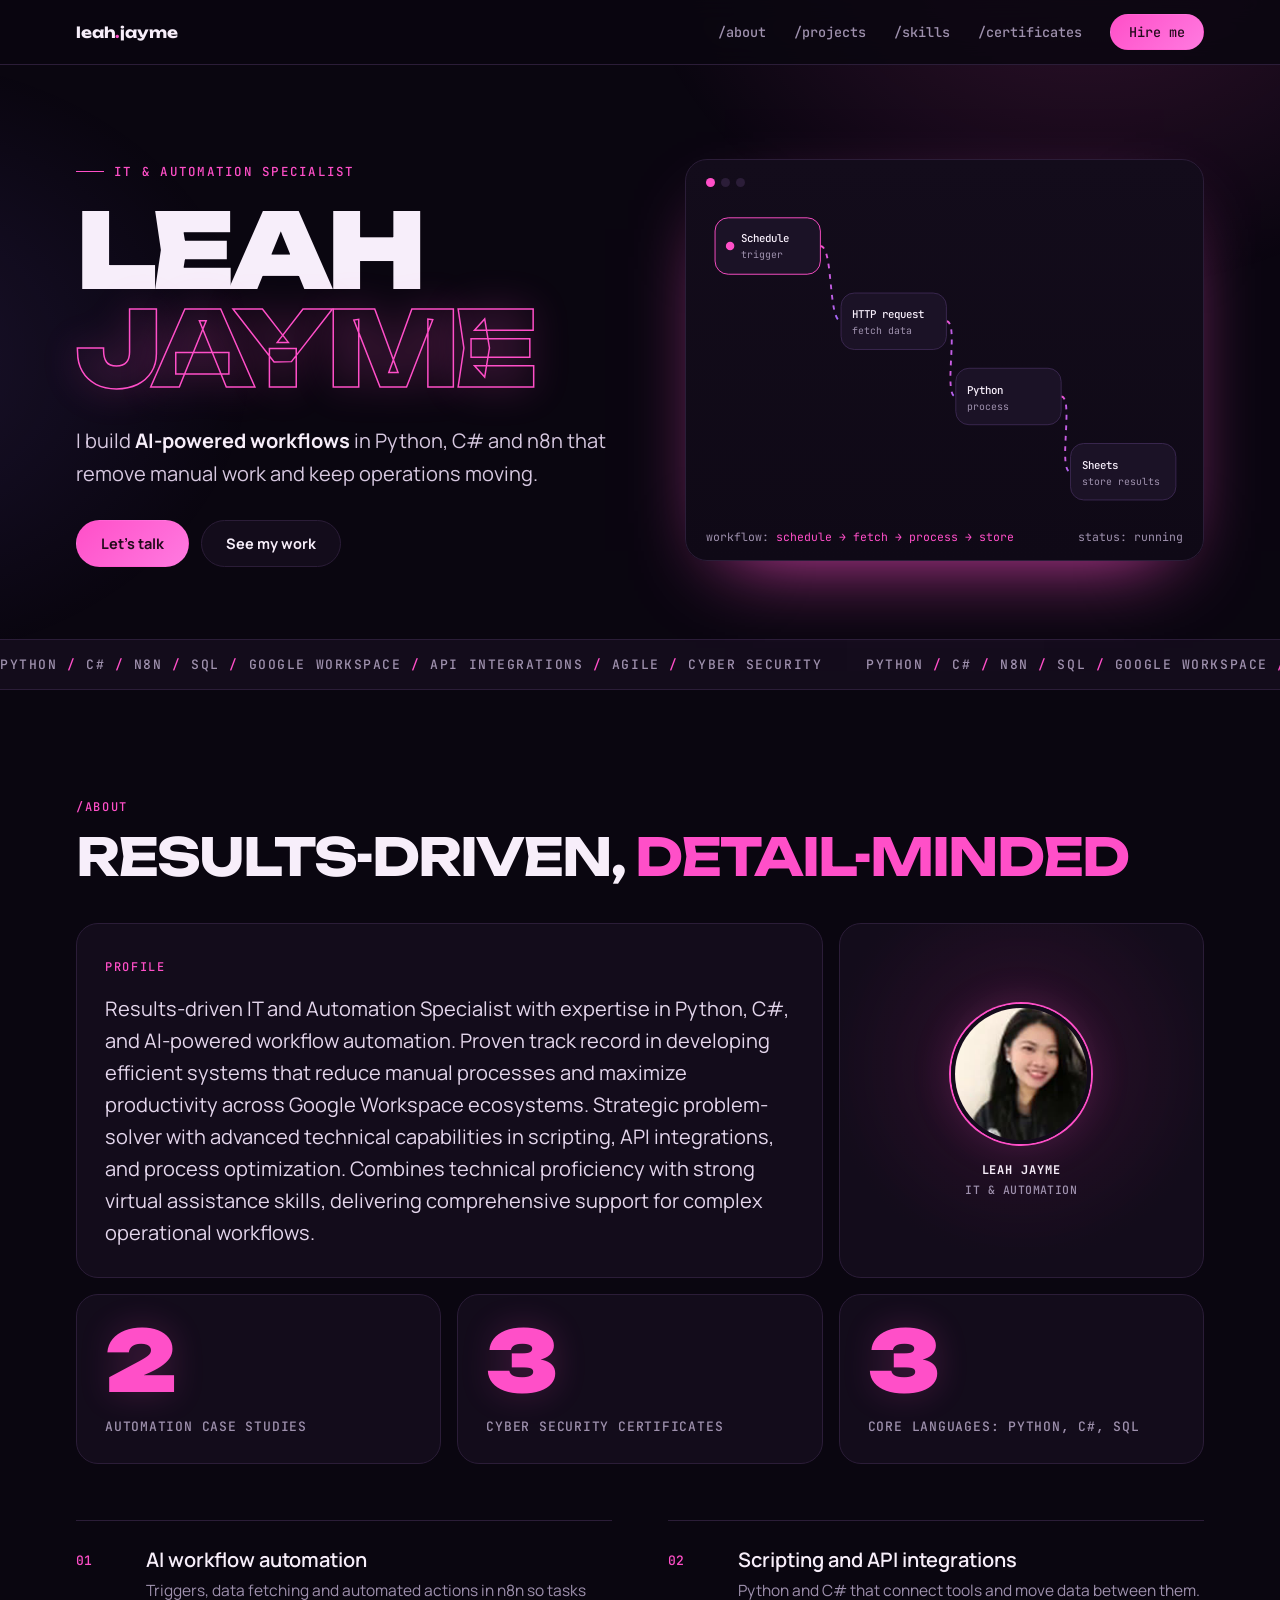
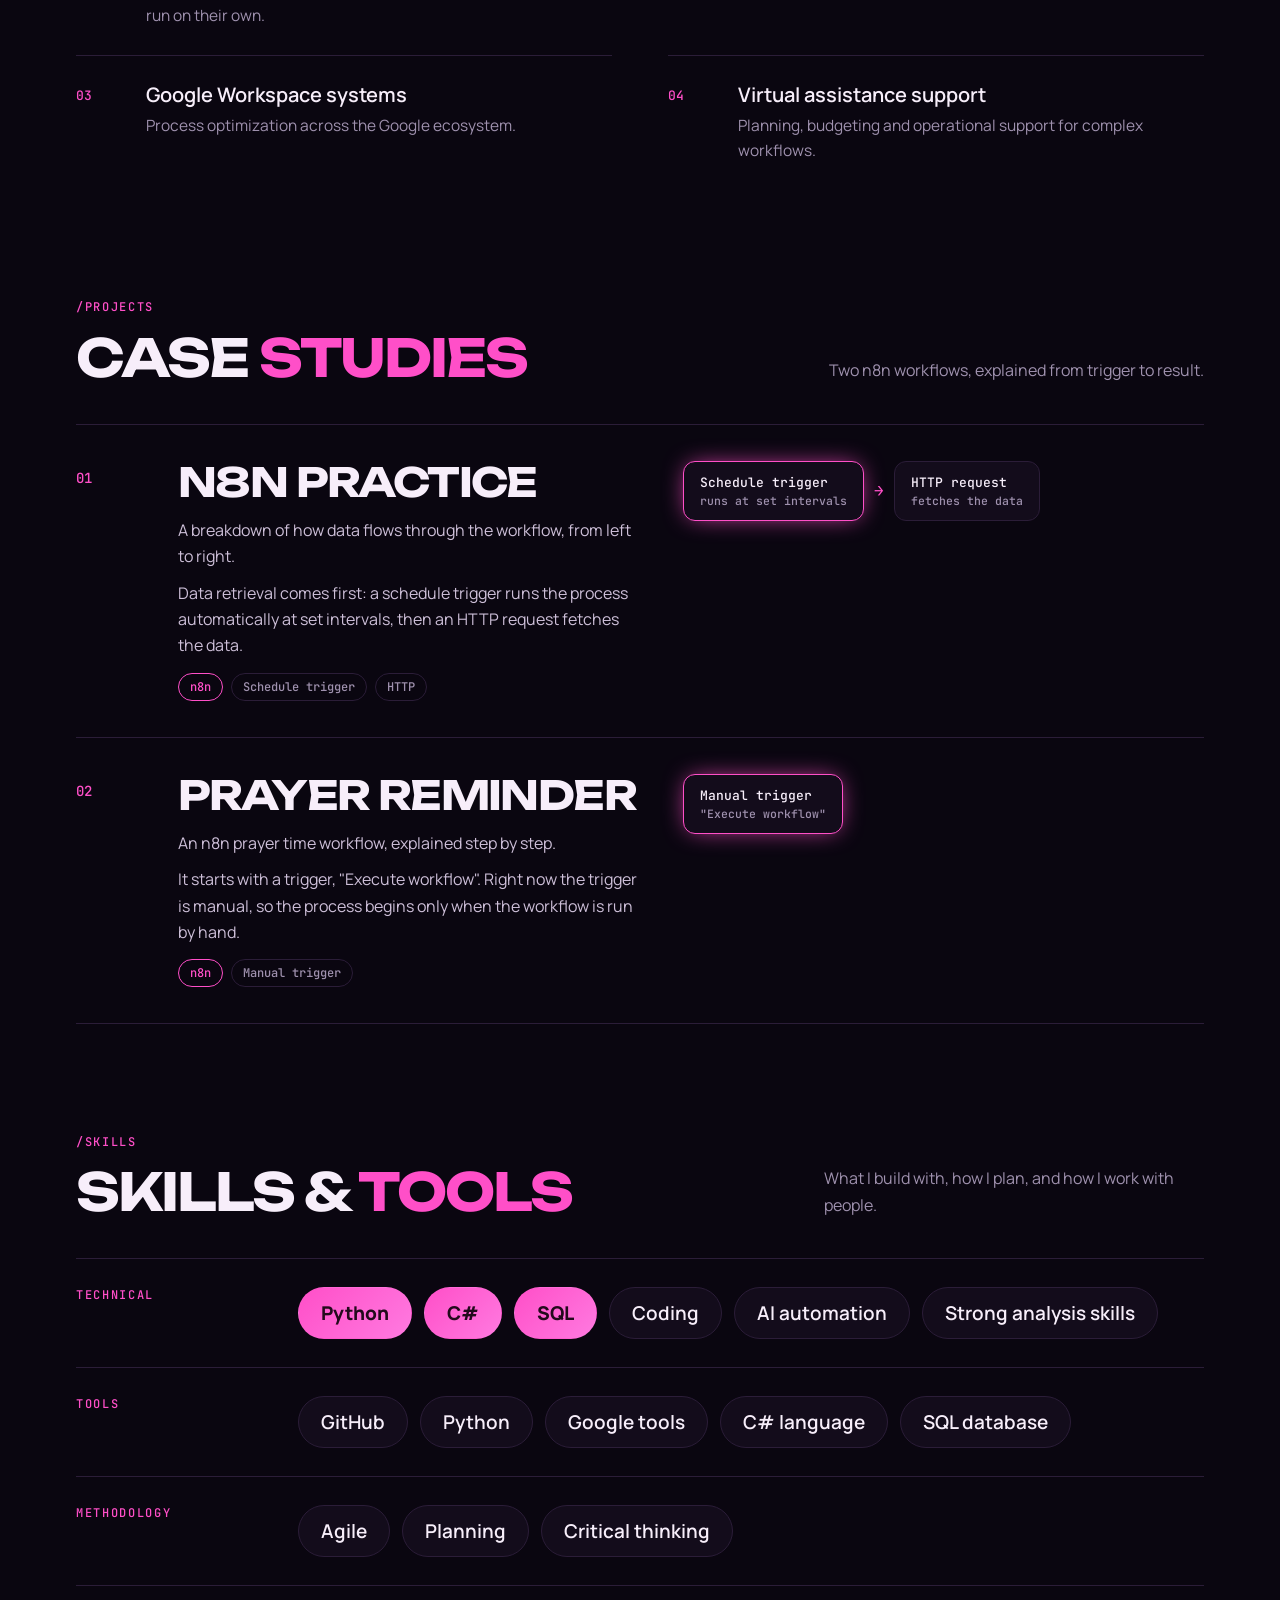
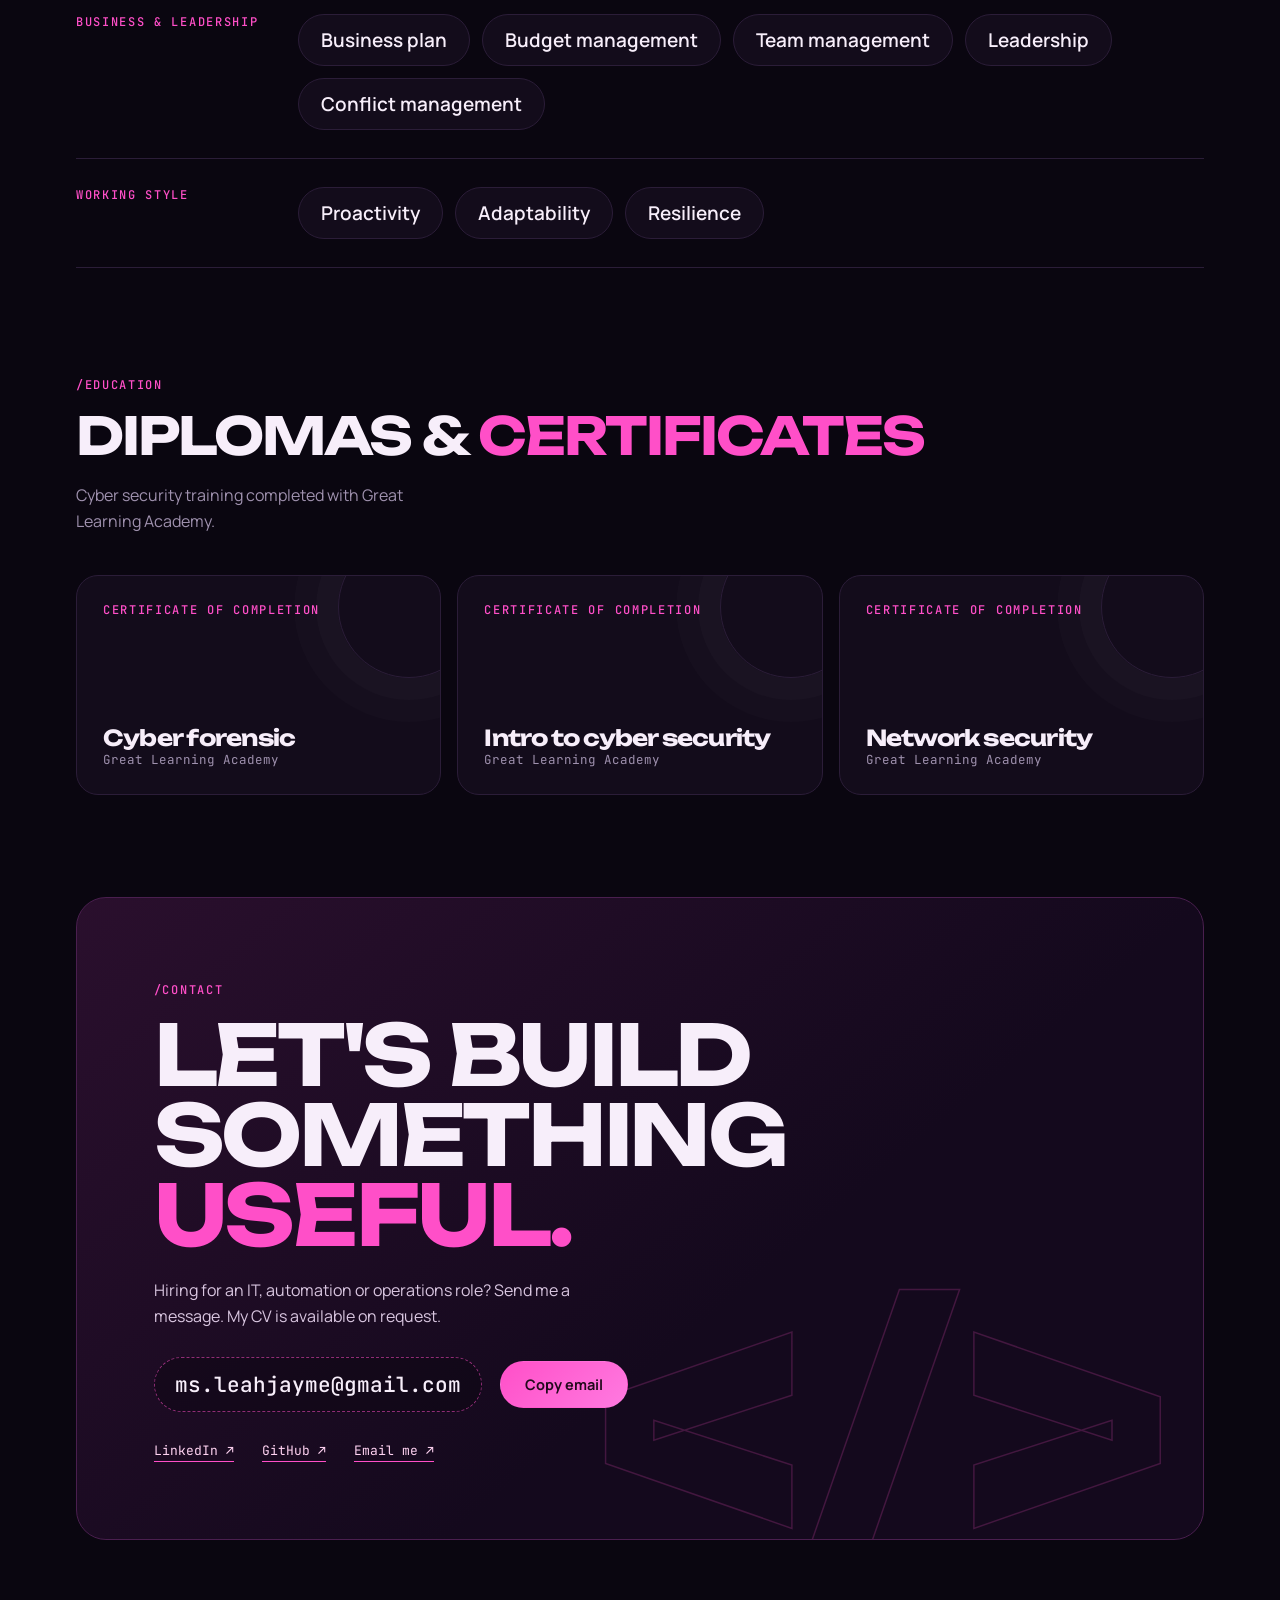
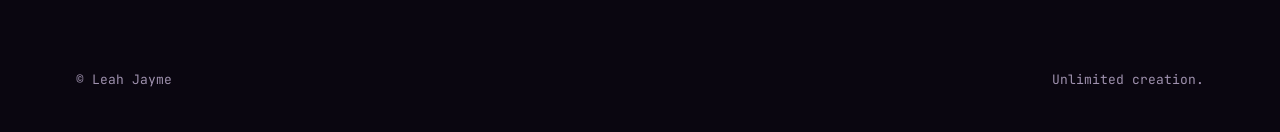
<file: index.html>
<!doctype html>
<html lang="en">
<head>
  <meta charset="utf-8">
  <meta name="viewport" content="width=device-width, initial-scale=1, viewport-fit=cover">
  <title>Leah Jayme Portfolio</title>
  <meta name="description" content="Leah Jayme, IT and Automation Specialist. Python, C#, n8n and AI workflow automation.">
  <link rel="preconnect" href="https://fonts.googleapis.com">
  <link rel="preconnect" href="https://fonts.gstatic.com" crossorigin>
  <link rel="stylesheet" href="https://fonts.googleapis.com/css2?family=Unbounded:wght@500;700;900&family=Manrope:wght@400;500;600;700&family=JetBrains+Mono:wght@400;500&display=swap">
  <link rel="stylesheet" href="styles.css">
</head>
<body>
<header class="top">
  <div class="wrap">
    <a class="logo" href="#top">leah<b>.</b>jayme</a>
    <nav aria-label="Sections">
      <a href="#about">/about</a><a href="#projects">/projects</a><a href="#skills">/skills</a><a href="#certs">/certificates</a>
      <a class="btn hot" href="#contact">Hire me</a>
    </nav>
  </div>
</header>

<main id="top">
<div class="hero">
  <div class="wrap">
    <div>
      <div class="kicker"><i></i>IT &amp; Automation Specialist</div>
      <h1><span>Leah</span><span class="o">Jayme</span></h1>
      <p class="sub">I build <b>AI-powered workflows</b> in Python, C# and n8n that remove manual work and keep operations moving.</p>
      <div class="cta">
        <a class="btn hot" href="#contact">Let's talk</a>
        <a class="btn line" href="#projects">See my work</a>
      </div>
    </div>

    <div class="graph" aria-label="Example automation workflow">
      <div class="dots"><i></i><i></i><i></i></div>
      <svg viewBox="0 0 520 340" role="img" aria-label="Diagram of a workflow: schedule trigger, HTTP request, Python script, Google Sheets">
        <defs><linearGradient id="gl" x1="0" x2="1"><stop offset="0" stop-color="#ff4fc8"/><stop offset="1" stop-color="#8d6bff"/></linearGradient></defs>
        <g fill="none" stroke="url(#gl)" stroke-width="2" class="flow">
          <path d="M128 50 C 142 50, 136 130, 150 130"/>
          <path d="M262 130 C 276 130, 258 210, 272 210"/>
          <path d="M384 210 C 398 210, 380 290, 394 290"/>
        </g>
        <g font-family="JetBrains Mono, monospace">
          <rect x="16" y="20" width="112" height="60" rx="14" fill="#1b1226" stroke="#ff4fc8"/>
          <circle cx="32" cy="50" r="4.5" fill="#ff4fc8" class="pulse"/>
          <text x="44" y="46" fill="#f7eefa" font-size="11.5" font-weight="500">Schedule</text><text x="44" y="63" fill="#9f91ae" font-size="10.5">trigger</text>
          <rect x="150" y="100" width="112" height="60" rx="14" fill="#1b1226" stroke="#3b2850"/>
          <text x="162" y="127" fill="#f7eefa" font-size="11.5" font-weight="500">HTTP request</text><text x="162" y="144" fill="#9f91ae" font-size="10.5">fetch data</text>
          <rect x="272" y="180" width="112" height="60" rx="14" fill="#1b1226" stroke="#3b2850"/>
          <text x="284" y="207" fill="#f7eefa" font-size="11.5" font-weight="500">Python</text><text x="284" y="224" fill="#9f91ae" font-size="10.5">process</text>
          <rect x="394" y="260" width="112" height="60" rx="14" fill="#1b1226" stroke="#3b2850"/>
          <text x="406" y="287" fill="#f7eefa" font-size="11.5" font-weight="500">Sheets</text><text x="406" y="304" fill="#9f91ae" font-size="10.5">store results</text>
        </g>
      </svg>
      <div class="cap"><span>workflow: <em>schedule → fetch → process → store</em></span><span>status: running</span></div>
    </div>
  </div>
</div>

<div class="strip" aria-hidden="true">
  <div class="row">
    <span>Python <b>/</b> C# <b>/</b> n8n <b>/</b> SQL <b>/</b> Google Workspace <b>/</b> API integrations <b>/</b> Agile <b>/</b> Cyber security</span>
    <span>Python <b>/</b> C# <b>/</b> n8n <b>/</b> SQL <b>/</b> Google Workspace <b>/</b> API integrations <b>/</b> Agile <b>/</b> Cyber security</span>
    <span>Python <b>/</b> C# <b>/</b> n8n <b>/</b> SQL <b>/</b> Google Workspace <b>/</b> API integrations <b>/</b> Agile <b>/</b> Cyber security</span>
    <span>Python <b>/</b> C# <b>/</b> n8n <b>/</b> SQL <b>/</b> Google Workspace <b>/</b> API integrations <b>/</b> Agile <b>/</b> Cyber security</span>
  </div>
</div>

<section id="about">
  <div class="wrap">
    <div class="head">
      <div><span class="lab">/about</span><h2>Results-driven, <em>detail-minded</em></h2></div>
    </div>
    <div class="bento">
      <div class="tile t-about">
        <span class="lab">Profile</span>
        <p>Results-driven IT and Automation Specialist with expertise in Python, C#, and AI-powered workflow automation. Proven track record in developing efficient systems that reduce manual processes and maximize productivity across Google Workspace ecosystems. Strategic problem-solver with advanced technical capabilities in scripting, API integrations, and process optimization. Combines technical proficiency with strong virtual assistance skills, delivering comprehensive support for complex operational workflows.</p>
      </div>
      <div class="tile t-photo">
        <img src="images/leah.jpg" alt="Portrait of Leah Jayme">
        <div class="cp"><b>Leah Jayme</b><small>IT &amp; Automation</small></div>
      </div>
      <div class="tile t-num"><div class="n">2</div><div class="l">Automation case studies</div></div>
      <div class="tile t-num"><div class="n">3</div><div class="l">Cyber security certificates</div></div>
      <div class="tile t-num"><div class="n">3</div><div class="l">Core languages: Python, C#, SQL</div></div>
    </div>

    <div class="do">
      <div><span class="i">01</span><span><h3>AI workflow automation</h3><p>Triggers, data fetching and automated actions in n8n so tasks run on their own.</p></span></div>
      <div><span class="i">02</span><span><h3>Scripting and API integrations</h3><p>Python and C# that connect tools and move data between them.</p></span></div>
      <div><span class="i">03</span><span><h3>Google Workspace systems</h3><p>Process optimization across the Google ecosystem.</p></span></div>
      <div><span class="i">04</span><span><h3>Virtual assistance support</h3><p>Planning, budgeting and operational support for complex workflows.</p></span></div>
    </div>
  </div>
</section>

<section id="projects" style="padding-top:0">
  <div class="wrap">
    <div class="head">
      <div><span class="lab">/projects</span><h2>Case <em>studies</em></h2></div>
      <p>Two n8n workflows, explained from trigger to result.</p>
    </div>
    <article class="proj">
      <span class="no">01</span>
      <div>
        <h3>n8n practice</h3>
        <p>A breakdown of how data flows through the workflow, from left to right.</p>
        <p>Data retrieval comes first: a schedule trigger runs the process automatically at set intervals, then an HTTP request fetches the data.</p>
        <div class="chips"><span class="chip p">n8n</span><span class="chip">Schedule trigger</span><span class="chip">HTTP</span></div>
      </div>
      <div class="nodes" aria-label="Workflow steps">
        <div class="node on">Schedule trigger<small>runs at set intervals</small></div><span class="arrow">→</span>
        <div class="node">HTTP request<small>fetches the data</small></div>
      </div>
    </article>
    <article class="proj">
      <span class="no">02</span>
      <div>
        <h3>Prayer reminder</h3>
        <p>An n8n prayer time workflow, explained step by step.</p>
        <p>It starts with a trigger, "Execute workflow". Right now the trigger is manual, so the process begins only when the workflow is run by hand.</p>
        <div class="chips"><span class="chip p">n8n</span><span class="chip">Manual trigger</span></div>
      </div>
      <div class="nodes" aria-label="Workflow steps">
        <div class="node on">Manual trigger<small>"Execute workflow"</small></div>
      </div>
    </article>
  </div>
</section>

<section id="skills" style="padding-top:0">
  <div class="wrap">
    <div class="head">
      <div><span class="lab">/skills</span><h2>Skills &amp; <em>tools</em></h2></div>
      <p>What I build with, how I plan, and how I work with people.</p>
    </div>
    <div class="skgrp"><span class="lab">Technical</span><div class="cloud"><span class="big">Python</span><span class="big">C#</span><span class="big">SQL</span><span>Coding</span><span>AI automation</span><span>Strong analysis skills</span></div></div>
    <div class="skgrp"><span class="lab">Tools</span><div class="cloud"><span>GitHub</span><span>Python</span><span>Google tools</span><span>C# language</span><span>SQL database</span></div></div>
    <div class="skgrp"><span class="lab">Methodology</span><div class="cloud"><span>Agile</span><span>Planning</span><span>Critical thinking</span></div></div>
    <div class="skgrp"><span class="lab">Business &amp; leadership</span><div class="cloud"><span>Business plan</span><span>Budget management</span><span>Team management</span><span>Leadership</span><span>Conflict management</span></div></div>
    <div class="skgrp"><span class="lab">Working style</span><div class="cloud"><span>Proactivity</span><span>Adaptability</span><span>Resilience</span></div></div>
  </div>
</section>

<section id="certs" style="padding-top:0">
  <div class="wrap">
    <div class="head">
      <div><span class="lab">/education</span><h2>Diplomas &amp; <em>certificates</em></h2></div>
      <p>Cyber security training completed with Great Learning Academy.</p>
    </div>
    <div class="certs">
      <div class="cert"><span class="lab">Certificate of completion</span><div><h3>Cyber forensic</h3><p>Great Learning Academy</p></div></div>
      <div class="cert"><span class="lab">Certificate of completion</span><div><h3>Intro to cyber security</h3><p>Great Learning Academy</p></div></div>
      <div class="cert"><span class="lab">Certificate of completion</span><div><h3>Network security</h3><p>Great Learning Academy</p></div></div>
    </div>
  </div>
</section>

<section id="contact" style="padding-top:0">
  <div class="wrap">
    <div class="contact">
      <span class="lab">/contact</span>
      <h2>Let's build<br>something <em>useful.</em></h2>
      <p>Hiring for an IT, automation or operations role? Send me a message. My CV is available on request.</p>
      <div class="mailrow">
        <span class="addr" id="email">ms.leahjayme@gmail.com</span>
        <button class="btn hot" type="button" id="copy">Copy email</button>
      </div>
     <div class="links">
  <a href="https://www.linkedin.com/in/leahmae-jayme-90a3113ab/" target="_blank" rel="noopener">LinkedIn ↗</a>
  <a href="https://github.com/msJayme" target="_blank" rel="noopener">GitHub ↗</a>
  <a href="mailto:ms.leahjayme@gmail.com">Email me ↗</a>
</div>
    </div>
  </div>
</section>
</main>

<footer><div class="wrap"><span>© Leah Jayme</span><span>Unlimited creation.</span></div></footer>

<script src="script.js"></script>
</body>
</html>
</file>
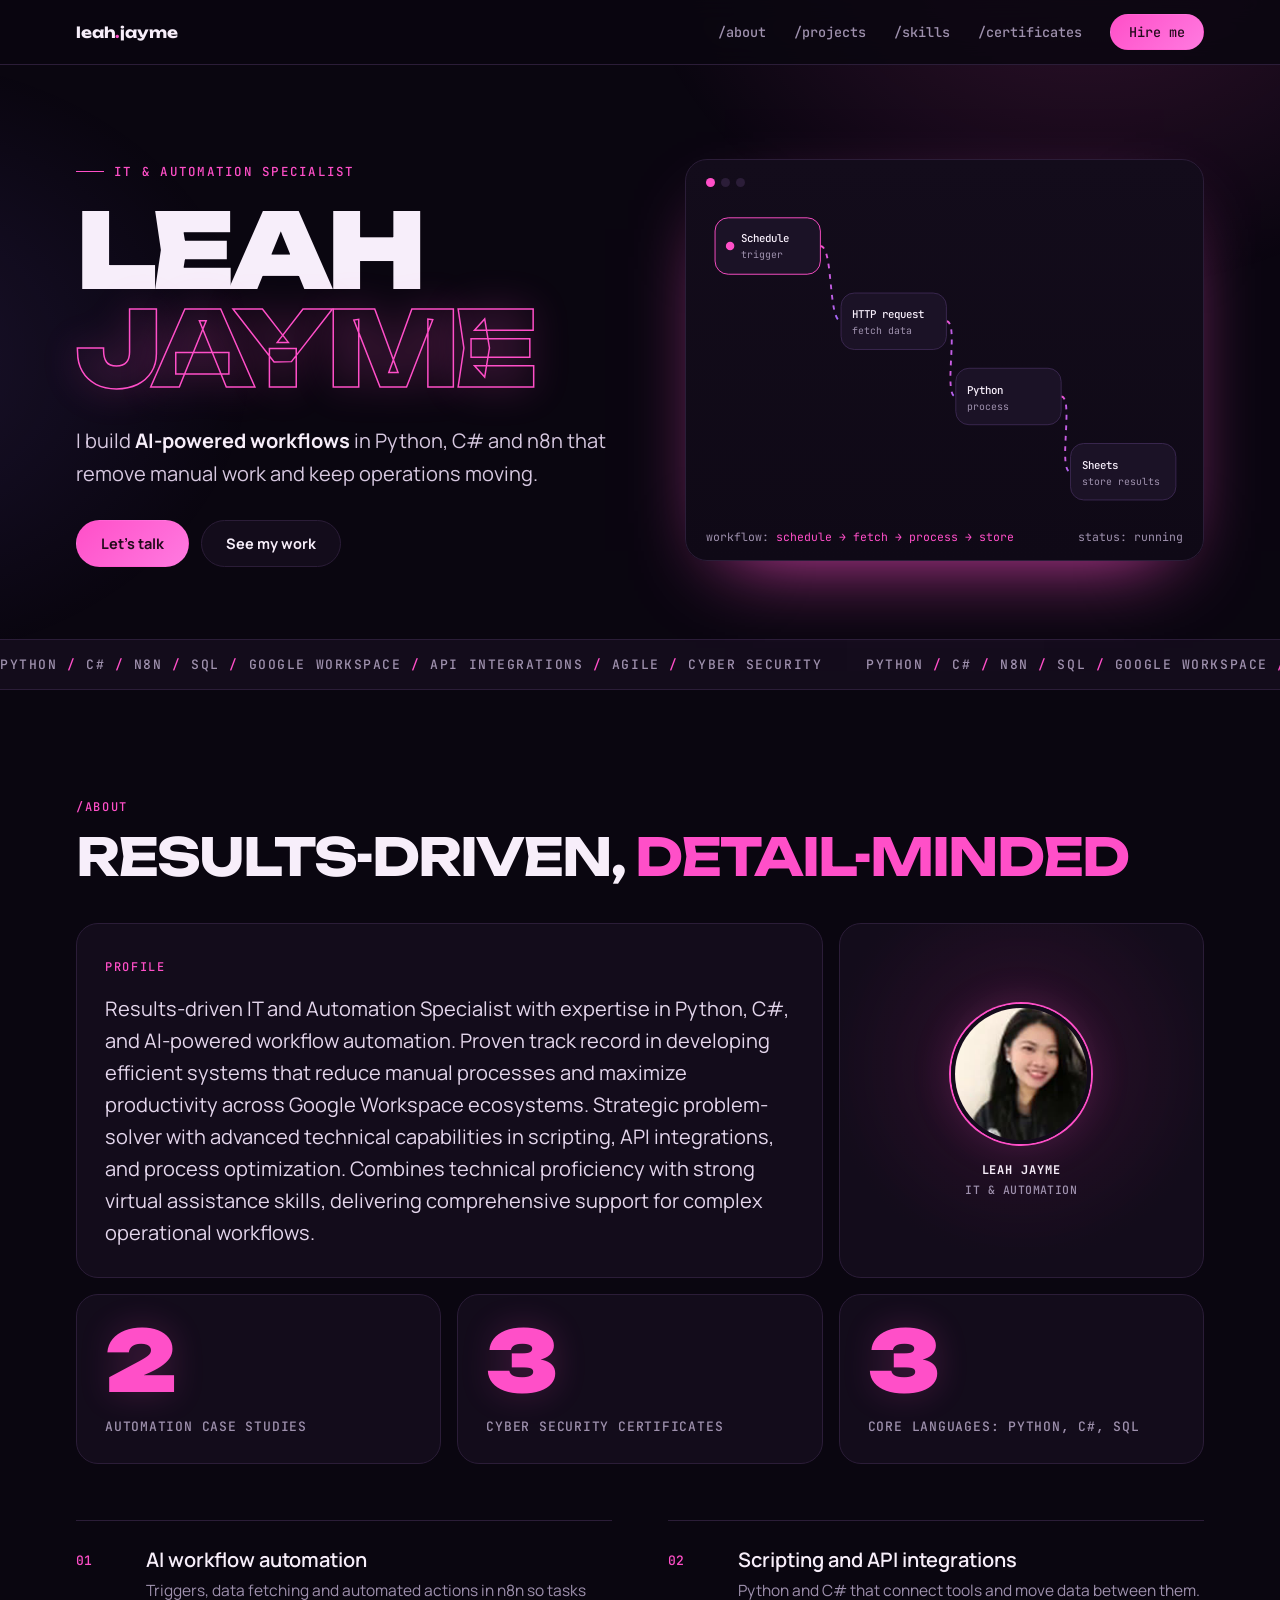
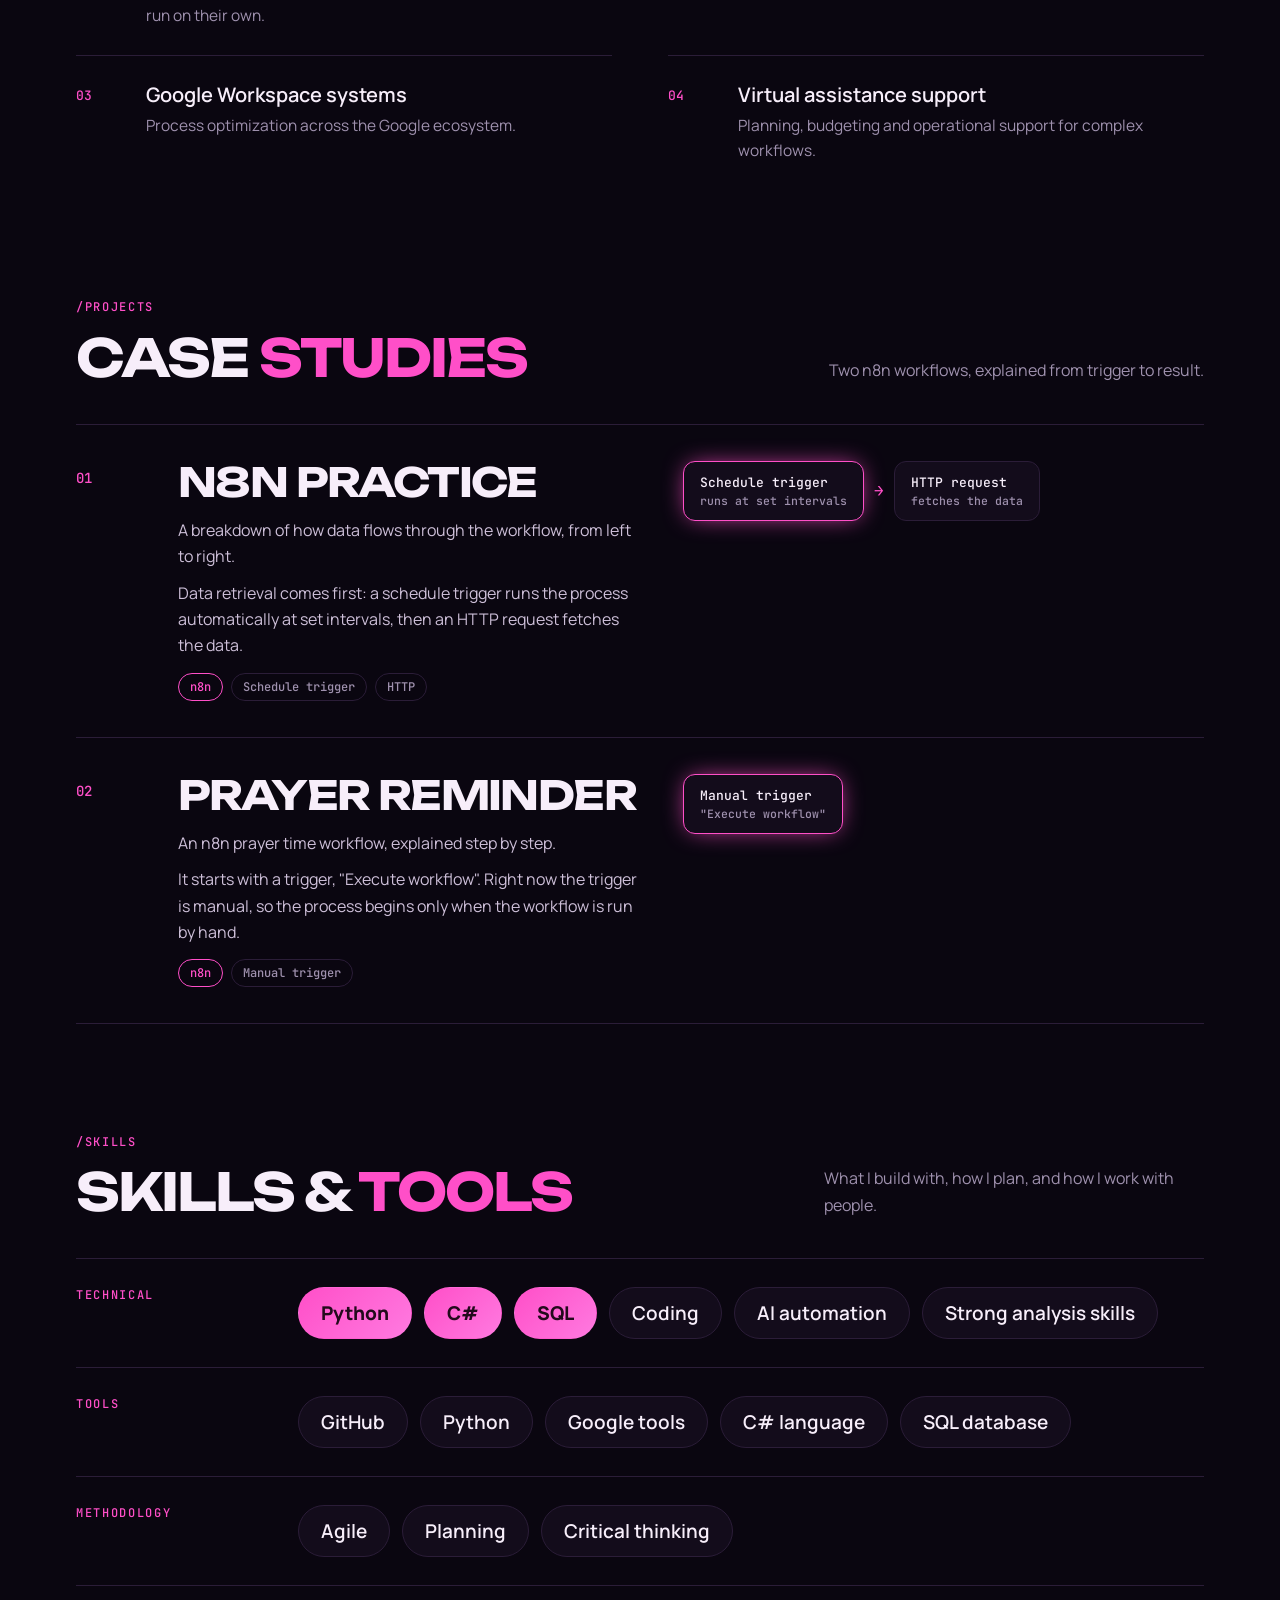
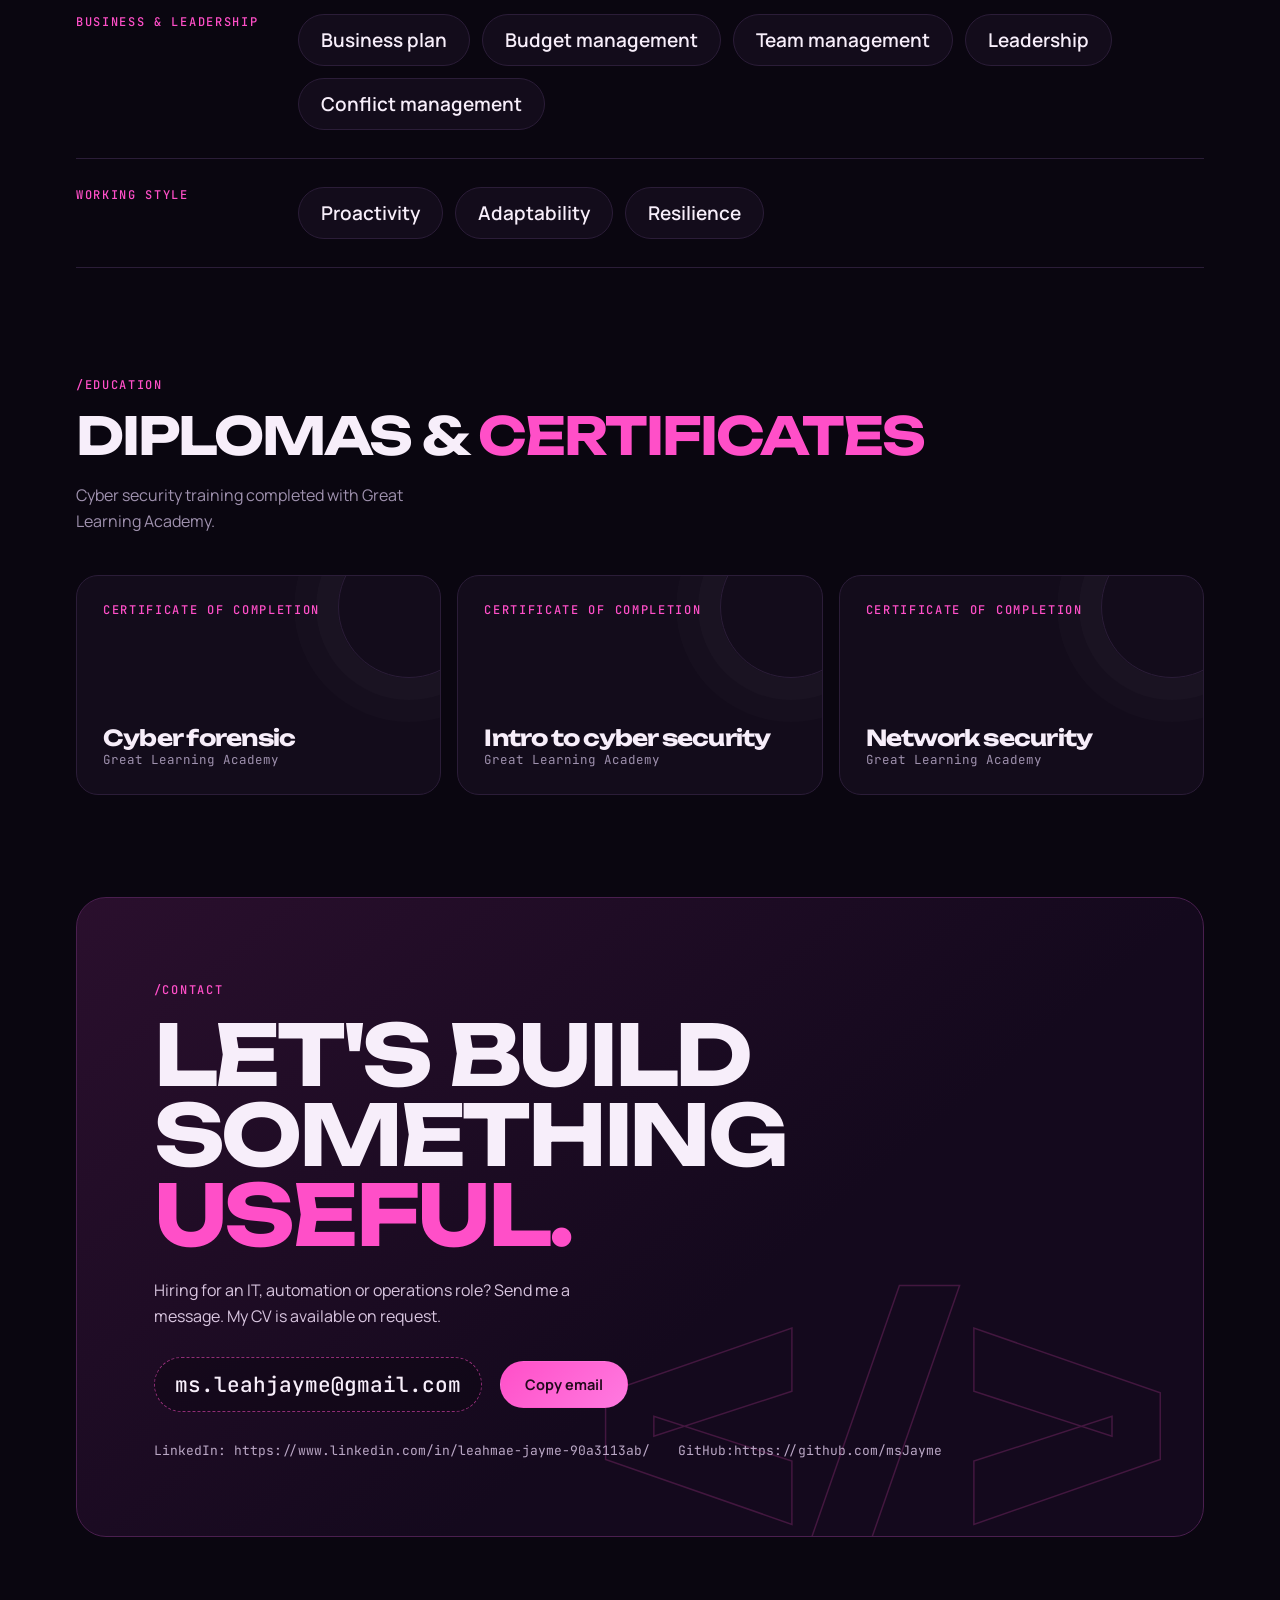
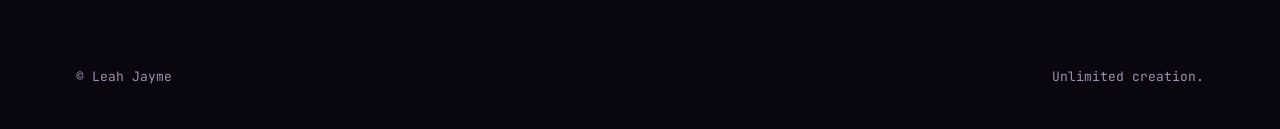
<file: leah-portfolio/index.html>
<!doctype html>
<html lang="en">
<head>
  <meta charset="utf-8">
  <meta name="viewport" content="width=device-width, initial-scale=1, viewport-fit=cover">
  <title>Leah Jayme Portfolio</title>
  <meta name="description" content="Leah Jayme, IT and Automation Specialist. Python, C#, n8n and AI workflow automation.">
  <link rel="preconnect" href="https://fonts.googleapis.com">
  <link rel="preconnect" href="https://fonts.gstatic.com" crossorigin>
  <link rel="stylesheet" href="https://fonts.googleapis.com/css2?family=Unbounded:wght@500;700;900&family=Manrope:wght@400;500;600;700&family=JetBrains+Mono:wght@400;500&display=swap">
  <link rel="stylesheet" href="styles.css">
</head>
<body>
<header class="top">
  <div class="wrap">
    <a class="logo" href="#top">leah<b>.</b>jayme</a>
    <nav aria-label="Sections">
      <a href="#about">/about</a><a href="#projects">/projects</a><a href="#skills">/skills</a><a href="#certs">/certificates</a>
      <a class="btn hot" href="#contact">Hire me</a>
    </nav>
  </div>
</header>

<main id="top">
<div class="hero">
  <div class="wrap">
    <div>
      <div class="kicker"><i></i>IT &amp; Automation Specialist</div>
      <h1><span>Leah</span><span class="o">Jayme</span></h1>
      <p class="sub">I build <b>AI-powered workflows</b> in Python, C# and n8n that remove manual work and keep operations moving.</p>
      <div class="cta">
        <a class="btn hot" href="#contact">Let's talk</a>
        <a class="btn line" href="#projects">See my work</a>
      </div>
    </div>

    <div class="graph" aria-label="Example automation workflow">
      <div class="dots"><i></i><i></i><i></i></div>
      <svg viewBox="0 0 520 340" role="img" aria-label="Diagram of a workflow: schedule trigger, HTTP request, Python script, Google Sheets">
        <defs><linearGradient id="gl" x1="0" x2="1"><stop offset="0" stop-color="#ff4fc8"/><stop offset="1" stop-color="#8d6bff"/></linearGradient></defs>
        <g fill="none" stroke="url(#gl)" stroke-width="2" class="flow">
          <path d="M128 50 C 142 50, 136 130, 150 130"/>
          <path d="M262 130 C 276 130, 258 210, 272 210"/>
          <path d="M384 210 C 398 210, 380 290, 394 290"/>
        </g>
        <g font-family="JetBrains Mono, monospace">
          <rect x="16" y="20" width="112" height="60" rx="14" fill="#1b1226" stroke="#ff4fc8"/>
          <circle cx="32" cy="50" r="4.5" fill="#ff4fc8" class="pulse"/>
          <text x="44" y="46" fill="#f7eefa" font-size="11.5" font-weight="500">Schedule</text><text x="44" y="63" fill="#9f91ae" font-size="10.5">trigger</text>
          <rect x="150" y="100" width="112" height="60" rx="14" fill="#1b1226" stroke="#3b2850"/>
          <text x="162" y="127" fill="#f7eefa" font-size="11.5" font-weight="500">HTTP request</text><text x="162" y="144" fill="#9f91ae" font-size="10.5">fetch data</text>
          <rect x="272" y="180" width="112" height="60" rx="14" fill="#1b1226" stroke="#3b2850"/>
          <text x="284" y="207" fill="#f7eefa" font-size="11.5" font-weight="500">Python</text><text x="284" y="224" fill="#9f91ae" font-size="10.5">process</text>
          <rect x="394" y="260" width="112" height="60" rx="14" fill="#1b1226" stroke="#3b2850"/>
          <text x="406" y="287" fill="#f7eefa" font-size="11.5" font-weight="500">Sheets</text><text x="406" y="304" fill="#9f91ae" font-size="10.5">store results</text>
        </g>
      </svg>
      <div class="cap"><span>workflow: <em>schedule → fetch → process → store</em></span><span>status: running</span></div>
    </div>
  </div>
</div>

<div class="strip" aria-hidden="true">
  <div class="row">
    <span>Python <b>/</b> C# <b>/</b> n8n <b>/</b> SQL <b>/</b> Google Workspace <b>/</b> API integrations <b>/</b> Agile <b>/</b> Cyber security</span>
    <span>Python <b>/</b> C# <b>/</b> n8n <b>/</b> SQL <b>/</b> Google Workspace <b>/</b> API integrations <b>/</b> Agile <b>/</b> Cyber security</span>
    <span>Python <b>/</b> C# <b>/</b> n8n <b>/</b> SQL <b>/</b> Google Workspace <b>/</b> API integrations <b>/</b> Agile <b>/</b> Cyber security</span>
    <span>Python <b>/</b> C# <b>/</b> n8n <b>/</b> SQL <b>/</b> Google Workspace <b>/</b> API integrations <b>/</b> Agile <b>/</b> Cyber security</span>
  </div>
</div>

<section id="about">
  <div class="wrap">
    <div class="head">
      <div><span class="lab">/about</span><h2>Results-driven, <em>detail-minded</em></h2></div>
    </div>
    <div class="bento">
      <div class="tile t-about">
        <span class="lab">Profile</span>
        <p>Results-driven IT and Automation Specialist with expertise in Python, C#, and AI-powered workflow automation. Proven track record in developing efficient systems that reduce manual processes and maximize productivity across Google Workspace ecosystems. Strategic problem-solver with advanced technical capabilities in scripting, API integrations, and process optimization. Combines technical proficiency with strong virtual assistance skills, delivering comprehensive support for complex operational workflows.</p>
      </div>
      <div class="tile t-photo">
        <img src="images/leah.jpg" alt="Portrait of Leah Jayme">
        <div class="cp"><b>Leah Jayme</b><small>IT &amp; Automation</small></div>
      </div>
      <div class="tile t-num"><div class="n">2</div><div class="l">Automation case studies</div></div>
      <div class="tile t-num"><div class="n">3</div><div class="l">Cyber security certificates</div></div>
      <div class="tile t-num"><div class="n">3</div><div class="l">Core languages: Python, C#, SQL</div></div>
    </div>

    <div class="do">
      <div><span class="i">01</span><span><h3>AI workflow automation</h3><p>Triggers, data fetching and automated actions in n8n so tasks run on their own.</p></span></div>
      <div><span class="i">02</span><span><h3>Scripting and API integrations</h3><p>Python and C# that connect tools and move data between them.</p></span></div>
      <div><span class="i">03</span><span><h3>Google Workspace systems</h3><p>Process optimization across the Google ecosystem.</p></span></div>
      <div><span class="i">04</span><span><h3>Virtual assistance support</h3><p>Planning, budgeting and operational support for complex workflows.</p></span></div>
    </div>
  </div>
</section>

<section id="projects" style="padding-top:0">
  <div class="wrap">
    <div class="head">
      <div><span class="lab">/projects</span><h2>Case <em>studies</em></h2></div>
      <p>Two n8n workflows, explained from trigger to result.</p>
    </div>
    <article class="proj">
      <span class="no">01</span>
      <div>
        <h3>n8n practice</h3>
        <p>A breakdown of how data flows through the workflow, from left to right.</p>
        <p>Data retrieval comes first: a schedule trigger runs the process automatically at set intervals, then an HTTP request fetches the data.</p>
        <div class="chips"><span class="chip p">n8n</span><span class="chip">Schedule trigger</span><span class="chip">HTTP</span></div>
      </div>
      <div class="nodes" aria-label="Workflow steps">
        <div class="node on">Schedule trigger<small>runs at set intervals</small></div><span class="arrow">→</span>
        <div class="node">HTTP request<small>fetches the data</small></div>
      </div>
    </article>
    <article class="proj">
      <span class="no">02</span>
      <div>
        <h3>Prayer reminder</h3>
        <p>An n8n prayer time workflow, explained step by step.</p>
        <p>It starts with a trigger, "Execute workflow". Right now the trigger is manual, so the process begins only when the workflow is run by hand.</p>
        <div class="chips"><span class="chip p">n8n</span><span class="chip">Manual trigger</span></div>
      </div>
      <div class="nodes" aria-label="Workflow steps">
        <div class="node on">Manual trigger<small>"Execute workflow"</small></div>
      </div>
    </article>
  </div>
</section>

<section id="skills" style="padding-top:0">
  <div class="wrap">
    <div class="head">
      <div><span class="lab">/skills</span><h2>Skills &amp; <em>tools</em></h2></div>
      <p>What I build with, how I plan, and how I work with people.</p>
    </div>
    <div class="skgrp"><span class="lab">Technical</span><div class="cloud"><span class="big">Python</span><span class="big">C#</span><span class="big">SQL</span><span>Coding</span><span>AI automation</span><span>Strong analysis skills</span></div></div>
    <div class="skgrp"><span class="lab">Tools</span><div class="cloud"><span>GitHub</span><span>Python</span><span>Google tools</span><span>C# language</span><span>SQL database</span></div></div>
    <div class="skgrp"><span class="lab">Methodology</span><div class="cloud"><span>Agile</span><span>Planning</span><span>Critical thinking</span></div></div>
    <div class="skgrp"><span class="lab">Business &amp; leadership</span><div class="cloud"><span>Business plan</span><span>Budget management</span><span>Team management</span><span>Leadership</span><span>Conflict management</span></div></div>
    <div class="skgrp"><span class="lab">Working style</span><div class="cloud"><span>Proactivity</span><span>Adaptability</span><span>Resilience</span></div></div>
  </div>
</section>

<section id="certs" style="padding-top:0">
  <div class="wrap">
    <div class="head">
      <div><span class="lab">/education</span><h2>Diplomas &amp; <em>certificates</em></h2></div>
      <p>Cyber security training completed with Great Learning Academy.</p>
    </div>
    <div class="certs">
      <div class="cert"><span class="lab">Certificate of completion</span><div><h3>Cyber forensic</h3><p>Great Learning Academy</p></div></div>
      <div class="cert"><span class="lab">Certificate of completion</span><div><h3>Intro to cyber security</h3><p>Great Learning Academy</p></div></div>
      <div class="cert"><span class="lab">Certificate of completion</span><div><h3>Network security</h3><p>Great Learning Academy</p></div></div>
    </div>
  </div>
</section>

<section id="contact" style="padding-top:0">
  <div class="wrap">
    <div class="contact">
      <span class="lab">/contact</span>
      <h2>Let's build<br>something <em>useful.</em></h2>
      <p>Hiring for an IT, automation or operations role? Send me a message. My CV is available on request.</p>
      <div class="mailrow">
        <span class="addr" id="email">ms.leahjayme@gmail.com</span>
        <button class="btn hot" type="button" id="copy">Copy email</button>
      </div>
      <div class="links"><span>LinkedIn: https://www.linkedin.com/in/leahmae-jayme-90a3113ab/</span><span>GitHub:https://github.com/msJayme</span></div>
    </div>
  </div>
</section>
</main>

<footer><div class="wrap"><span>© Leah Jayme</span><span>Unlimited creation.</span></div></footer>

<script src="script.js"></script>
</body>
</html>
</file>
<file: styles.css>
/* Leah Jayme portfolio */
body{margin:0}
/* Layout: dark neon-tech single look taken from her pink banner. Hero = giant name + animated workflow graph; then a bento about grid, project rows, skill cloud, certificates, big contact. Boldness lives in the display type and the glowing graph; everything else stays quiet. */
:root {
  color-scheme: dark;
  --bg: #0a0610;
  --surface: #130c1b;
  --surface-2: #1b1226;
  --line: #2b1d38;
  --fg: #f7eefa;
  --muted: #9f91ae;
  --pink: #ff4fc8;
  --pink-deep: #c61b94;
  --violet: #8d6bff;
  --glow: #ff4fc833;
  --font-display: "Unbounded", "Arial Black", system-ui, sans-serif;
  --font-body: "Manrope", system-ui, -apple-system, "Segoe UI", sans-serif;
  --font-mono: "JetBrains Mono", ui-monospace, Menlo, Consolas, monospace;
}
* { box-sizing: border-box; }
html { scroll-behavior: smooth; }
body { background: var(--bg); color: var(--fg); font: 400 16px/1.65 var(--font-body); overflow-x: hidden; }
body::before { content: ""; position: fixed; inset: 0 0 auto; height: env(safe-area-inset-top, 0px); z-index: 20; background: var(--bg); }
body::after { content: ""; position: fixed; inset: 0; z-index: -1; pointer-events: none;
  background: radial-gradient(60vw 50vw at 85% -10%, #ff4fc82b, transparent 60%), radial-gradient(50vw 40vw at -10% 40%, #8d6bff1f, transparent 60%); }
a { color: inherit; }
:focus-visible { outline: 2px solid var(--pink); outline-offset: 3px; border-radius: 6px; }
.wrap { max-width: 1160px; margin: 0 auto; padding-left: max(16px, env(safe-area-inset-left, 0px)); padding-right: max(16px, env(safe-area-inset-right, 0px)); }
.mono { font-family: var(--font-mono); }

/* nav */
.top { position: sticky; top: env(safe-area-inset-top, 0px); z-index: 10; background: #0a0610d9; backdrop-filter: blur(12px); border-bottom: 1px solid var(--line); }
.top .wrap { display: flex; justify-content: space-between; align-items: center; gap: 16px; padding-block: 14px; }
.logo { font: 700 15px var(--font-display); text-decoration: none; letter-spacing: -.01em; }
.logo b { color: var(--pink); }
.top nav { display: flex; align-items: center; gap: 28px; }
.top nav a { font: 500 13.5px var(--font-mono); color: var(--muted); text-decoration: none; }
.top nav a:hover { color: var(--pink); }
.btn { display: inline-flex; align-items: center; gap: 10px; font: 700 14.5px var(--font-body); padding: 13px 24px; border-radius: 999px; text-decoration: none; border: 1px solid transparent; cursor: pointer; transition: transform .15s, box-shadow .2s; }
.btn.hot { background: linear-gradient(135deg, var(--pink), #ff7ae0); color: #230a1c; box-shadow: 0 0 0 0 var(--glow); }
.btn.hot:hover { box-shadow: 0 0 34px 2px var(--glow); transform: translateY(-1px); }
.btn.line { border-color: var(--line); background: var(--surface); }
.btn.line:hover { border-color: var(--pink); }
.top .btn { padding: 8px 18px; font-size: 13.5px; color: #230a1c !important; }

/* hero */
.hero { padding-block: clamp(40px, 7vw, 88px) clamp(40px, 6vw, 72px); }
.hero .wrap { display: grid; grid-template-columns: minmax(0, 1.05fr) minmax(0, 1fr); gap: clamp(28px, 5vw, 64px); align-items: center; }
.kicker { display: inline-flex; align-items: center; gap: 10px; font: 500 12.5px var(--font-mono); letter-spacing: .1em; text-transform: uppercase; color: var(--pink); }
.kicker i { width: 28px; height: 1px; background: var(--pink); }
h1 { font: 900 clamp(44px, 8.2vw, 104px)/.94 var(--font-display); letter-spacing: -.055em; margin: 22px 0 26px; text-transform: uppercase; }
h1 span { display: block; }
h1 .o { color: transparent; -webkit-text-stroke: 1.5px var(--pink); text-shadow: 0 0 40px var(--glow); }
.sub { font-size: clamp(17px, 2vw, 20px); color: #d7c8e0; max-width: 46ch; margin: 0 0 30px; }
.sub b { color: var(--fg); font-weight: 700; }
.cta { display: flex; gap: 12px; flex-wrap: wrap; }
.graph { position: relative; background: linear-gradient(180deg, var(--surface), #0f0916); border: 1px solid var(--line); border-radius: 22px; padding: 14px; box-shadow: 0 30px 80px -40px var(--pink); }
.graph .dots { display: flex; gap: 6px; padding: 4px 6px 12px; }
.graph .dots i { width: 9px; height: 9px; border-radius: 50%; background: var(--line); }
.graph .dots i:first-child { background: var(--pink); }
.graph svg { display: block; width: 100%; height: auto; }
.graph .cap { font: 400 11.5px var(--font-mono); color: var(--muted); padding: 10px 6px 2px; display: flex; justify-content: space-between; gap: 10px; flex-wrap: wrap; }
.graph .cap em { font-style: normal; color: var(--pink); }
.flow { stroke-dasharray: 5 6; animation: dash 1.2s linear infinite; }
.pulse { animation: pulse 2.4s ease-in-out infinite; }
@keyframes dash { to { stroke-dashoffset: -22; } }
@keyframes pulse { 50% { opacity: .35; } }

/* marquee strip */
.strip { border-block: 1px solid var(--line); background: var(--surface); overflow: hidden; }
.strip .row { display: flex; gap: 44px; white-space: nowrap; width: max-content; padding-block: 16px; animation: slide 38s linear infinite; font: 500 13px var(--font-mono); letter-spacing: .12em; text-transform: uppercase; color: var(--muted); }
.strip .row b { color: var(--pink); font-weight: 500; }
@keyframes slide { to { transform: translateX(-50%); } }

/* sections */
section { padding-block: clamp(56px, 8vw, 104px); scroll-margin-top: 56px; }
.head { display: flex; justify-content: space-between; align-items: end; gap: 20px; flex-wrap: wrap; margin-bottom: 40px; }
h2 { font: 700 clamp(28px, 4.6vw, 52px)/1.02 var(--font-display); letter-spacing: -.04em; margin: 12px 0 0; text-transform: uppercase; }
h2 em { font-style: normal; color: var(--pink); }
.head p { max-width: 38ch; margin: 0; color: var(--muted); }

/* bento */
.bento { display: grid; grid-template-columns: repeat(6, minmax(0, 1fr)); gap: 16px; }
.tile { background: var(--surface); border: 1px solid var(--line); border-radius: 22px; padding: 28px; min-width: 0; position: relative; overflow: hidden; }
.t-about { grid-column: span 4; }
.t-about p { font-size: clamp(17px, 1.9vw, 20px); line-height: 1.6; margin: 14px 0 0; color: #e4d6ec; }
.t-photo { grid-column: span 2; min-height: 280px; display: flex; flex-direction: column; align-items: center; justify-content: center; gap: 18px; text-align: center; background: radial-gradient(circle at 50% 40%, #ff4fc826, var(--surface) 70%); }
.t-photo img { width: 140px; height: 140px; border-radius: 50%; object-fit: cover; display: block; border: 4px solid var(--surface); box-shadow: 0 0 0 2px var(--pink), 0 0 40px var(--glow); }
.t-photo .cp { font: 500 12px var(--font-mono); letter-spacing: .08em; text-transform: uppercase; }
.t-photo .cp small { display: block; color: var(--muted); font-size: 11.5px; margin-top: 4px; letter-spacing: .04em; }

.t-num { grid-column: span 2; display: flex; flex-direction: column; justify-content: space-between; gap: 18px; min-height: 170px; }
.t-num .n { font: 900 clamp(54px, 7vw, 84px)/.9 var(--font-display); letter-spacing: -.05em; color: var(--pink); text-shadow: 0 0 34px var(--glow); }
.t-num .l { color: var(--muted); font: 500 13px var(--font-mono); letter-spacing: .06em; text-transform: uppercase; }
.lab { font: 500 12px var(--font-mono); letter-spacing: .14em; text-transform: uppercase; color: var(--pink); }

/* what I do list */
.do { display: grid; grid-template-columns: repeat(2, minmax(0, 1fr)); gap: 0 56px; margin-top: 56px; }
.do div { display: grid; grid-template-columns: 52px minmax(0, 1fr); gap: 4px 18px; padding: 26px 0; border-top: 1px solid var(--line); }
.do .i { font: 500 13px var(--font-mono); color: var(--pink); padding-top: 5px; }
.do h3 { font: 600 20px/1.25 var(--font-body); margin: 0 0 6px; }
.do p { margin: 0; color: var(--muted); font-size: 15.5px; }

/* projects */
.proj { display: grid; grid-template-columns: 70px minmax(0, 1fr) minmax(0, 1.1fr); gap: 20px 32px; padding-block: 36px; border-top: 1px solid var(--line); align-items: start; transition: background .25s; }
.proj:last-child { border-bottom: 1px solid var(--line); }
.proj:hover { background: linear-gradient(90deg, transparent, #ff4fc810, transparent); }
.proj .no { font: 500 14px var(--font-mono); color: var(--pink); padding-top: 8px; }
.proj h3 { font: 700 clamp(26px, 3.6vw, 40px)/1.05 var(--font-display); letter-spacing: -.04em; margin: 0 0 14px; text-transform: uppercase; }
.proj p { margin: 0 0 10px; color: #cdbfd8; max-width: 46ch; }
.chips { display: flex; flex-wrap: wrap; gap: 8px; margin-top: 14px; }
.chip { font: 500 12px var(--font-mono); padding: 5px 11px; border: 1px solid var(--line); border-radius: 999px; color: var(--muted); }
.chip.p { border-color: var(--pink); color: var(--pink); }
.nodes { display: flex; flex-wrap: wrap; align-items: center; gap: 10px; }
.node { font: 500 13px var(--font-mono); padding: 12px 16px; background: var(--surface); border: 1px solid var(--line); border-radius: 12px; display: grid; gap: 2px; }
.node small { color: var(--muted); font-size: 11.5px; }
.node.on { border-color: var(--pink); box-shadow: 0 0 24px -6px var(--pink); }
.arrow { color: var(--pink); font: 500 16px var(--font-mono); }

/* skills */
.cloud { display: flex; flex-wrap: wrap; gap: 12px; }
.cloud span { font: 600 clamp(15px, 1.8vw, 19px) var(--font-body); padding: 12px 22px; border-radius: 999px; background: var(--surface); border: 1px solid var(--line); transition: border-color .2s, color .2s; }
.cloud span:hover { border-color: var(--pink); color: var(--pink); }
.cloud span.big { background: linear-gradient(135deg, var(--pink), #ff7ae0); color: #230a1c; border-color: transparent; font-weight: 800; }
.cloud span.big:hover { color: #230a1c; }
.skgrp { display: grid; grid-template-columns: 190px minmax(0, 1fr); gap: 16px 32px; padding-block: 28px; border-top: 1px solid var(--line); align-items: start; }
.skgrp:last-child { border-bottom: 1px solid var(--line); }

/* certs */
.certs { display: grid; grid-template-columns: repeat(3, minmax(0, 1fr)); gap: 16px; }
.cert { background: var(--surface); border: 1px solid var(--line); border-radius: 22px; padding: 26px; display: flex; flex-direction: column; gap: 40px; min-height: 220px; justify-content: space-between; position: relative; overflow: hidden; }
.cert::before { content: ""; position: absolute; right: -40px; top: -40px; width: 140px; height: 140px; border-radius: 50%; border: 1.5px solid var(--line); box-shadow: 0 0 0 22px #ffffff04, 0 0 0 44px #ffffff03; }
.cert h3 { font: 700 22px/1.15 var(--font-display); letter-spacing: -.035em; margin: 8px 0 0; }
.cert p { margin: 0; color: var(--muted); font: 400 12.5px var(--font-mono); }

/* contact */
.contact { border-radius: 30px; padding: clamp(32px, 6vw, 80px); text-align: left; background: linear-gradient(140deg, #2a0f2d, #14091d 60%); border: 1px solid #4a1f4f; position: relative; overflow: hidden; }
.contact::after { content: "</>"; position: absolute; right: 3%; bottom: -8%; font: 900 clamp(120px, 26vw, 340px)/1 var(--font-display); color: transparent; -webkit-text-stroke: 1.5px #ff4fc833; pointer-events: none; }
.contact h2 { font-size: clamp(34px, 7vw, 84px); line-height: .95; margin: 14px 0 22px; position: relative; z-index: 1; }
.contact p { color: #d9c6e0; max-width: 46ch; margin: 0 0 28px; position: relative; z-index: 1; }
.mailrow { display: flex; flex-wrap: wrap; align-items: center; gap: 14px 18px; position: relative; z-index: 1; }
.addr { font: 500 clamp(15px, 2.2vw, 21px) var(--font-mono); overflow-wrap: anywhere; user-select: all; padding: 13px 20px; border: 1px dashed #ff4fc888; border-radius: 999px; background: #0a061066; }
.links { display: flex; flex-wrap: wrap; gap: 8px 28px; margin-top: 30px; font: 400 13px var(--font-mono); color: #bba8c6; position: relative; z-index: 1; }
footer { padding-block: 28px 44px; color: var(--muted); font: 400 13px var(--font-mono); }
footer .wrap { display: flex; justify-content: space-between; gap: 12px; flex-wrap: wrap; }

@media (max-width: 900px) {
  .hero .wrap { grid-template-columns: minmax(0, 1fr); }
  .top nav a:not(.btn) { display: none; }
  .t-about { grid-column: span 6; }
  .t-photo { grid-column: span 3; }
  .t-num { grid-column: span 3; }
  .do { grid-template-columns: minmax(0, 1fr); }
  .proj { grid-template-columns: minmax(0, 1fr); gap: 14px; }
  .proj .no { padding: 0; }
  .skgrp { grid-template-columns: minmax(0, 1fr); }
  .certs { grid-template-columns: minmax(0, 1fr); }
  .cert { min-height: 0; gap: 24px; }
}
@media (max-width: 520px) {
  .t-photo { grid-column: span 6; min-height: 260px; }
  .t-num { grid-column: span 3; padding: 22px; }
  .tile { padding: 22px; }
}
@media (prefers-reduced-motion: reduce) { .flow, .pulse, .strip .row { animation: none; } html { scroll-behavior: auto; } .btn { transition: none; } }

.links a {
  color: #ffd3f2;
  text-decoration: none;
  border-bottom: 1px solid #ff4fc8;
  padding-bottom: 2px;
  transition: color .2s;
}
.links a:hover { color: var(--pink); }
</file>
<file: leah-portfolio/styles.css>
/* Leah Jayme portfolio */
body{margin:0}
/* Layout: dark neon-tech single look taken from her pink banner. Hero = giant name + animated workflow graph; then a bento about grid, project rows, skill cloud, certificates, big contact. Boldness lives in the display type and the glowing graph; everything else stays quiet. */
:root {
  color-scheme: dark;
  --bg: #0a0610;
  --surface: #130c1b;
  --surface-2: #1b1226;
  --line: #2b1d38;
  --fg: #f7eefa;
  --muted: #9f91ae;
  --pink: #ff4fc8;
  --pink-deep: #c61b94;
  --violet: #8d6bff;
  --glow: #ff4fc833;
  --font-display: "Unbounded", "Arial Black", system-ui, sans-serif;
  --font-body: "Manrope", system-ui, -apple-system, "Segoe UI", sans-serif;
  --font-mono: "JetBrains Mono", ui-monospace, Menlo, Consolas, monospace;
}
* { box-sizing: border-box; }
html { scroll-behavior: smooth; }
body { background: var(--bg); color: var(--fg); font: 400 16px/1.65 var(--font-body); overflow-x: hidden; }
body::before { content: ""; position: fixed; inset: 0 0 auto; height: env(safe-area-inset-top, 0px); z-index: 20; background: var(--bg); }
body::after { content: ""; position: fixed; inset: 0; z-index: -1; pointer-events: none;
  background: radial-gradient(60vw 50vw at 85% -10%, #ff4fc82b, transparent 60%), radial-gradient(50vw 40vw at -10% 40%, #8d6bff1f, transparent 60%); }
a { color: inherit; }
:focus-visible { outline: 2px solid var(--pink); outline-offset: 3px; border-radius: 6px; }
.wrap { max-width: 1160px; margin: 0 auto; padding-left: max(16px, env(safe-area-inset-left, 0px)); padding-right: max(16px, env(safe-area-inset-right, 0px)); }
.mono { font-family: var(--font-mono); }

/* nav */
.top { position: sticky; top: env(safe-area-inset-top, 0px); z-index: 10; background: #0a0610d9; backdrop-filter: blur(12px); border-bottom: 1px solid var(--line); }
.top .wrap { display: flex; justify-content: space-between; align-items: center; gap: 16px; padding-block: 14px; }
.logo { font: 700 15px var(--font-display); text-decoration: none; letter-spacing: -.01em; }
.logo b { color: var(--pink); }
.top nav { display: flex; align-items: center; gap: 28px; }
.top nav a { font: 500 13.5px var(--font-mono); color: var(--muted); text-decoration: none; }
.top nav a:hover { color: var(--pink); }
.btn { display: inline-flex; align-items: center; gap: 10px; font: 700 14.5px var(--font-body); padding: 13px 24px; border-radius: 999px; text-decoration: none; border: 1px solid transparent; cursor: pointer; transition: transform .15s, box-shadow .2s; }
.btn.hot { background: linear-gradient(135deg, var(--pink), #ff7ae0); color: #230a1c; box-shadow: 0 0 0 0 var(--glow); }
.btn.hot:hover { box-shadow: 0 0 34px 2px var(--glow); transform: translateY(-1px); }
.btn.line { border-color: var(--line); background: var(--surface); }
.btn.line:hover { border-color: var(--pink); }
.top .btn { padding: 8px 18px; font-size: 13.5px; color: #230a1c !important; }

/* hero */
.hero { padding-block: clamp(40px, 7vw, 88px) clamp(40px, 6vw, 72px); }
.hero .wrap { display: grid; grid-template-columns: minmax(0, 1.05fr) minmax(0, 1fr); gap: clamp(28px, 5vw, 64px); align-items: center; }
.kicker { display: inline-flex; align-items: center; gap: 10px; font: 500 12.5px var(--font-mono); letter-spacing: .1em; text-transform: uppercase; color: var(--pink); }
.kicker i { width: 28px; height: 1px; background: var(--pink); }
h1 { font: 900 clamp(44px, 8.2vw, 104px)/.94 var(--font-display); letter-spacing: -.055em; margin: 22px 0 26px; text-transform: uppercase; }
h1 span { display: block; }
h1 .o { color: transparent; -webkit-text-stroke: 1.5px var(--pink); text-shadow: 0 0 40px var(--glow); }
.sub { font-size: clamp(17px, 2vw, 20px); color: #d7c8e0; max-width: 46ch; margin: 0 0 30px; }
.sub b { color: var(--fg); font-weight: 700; }
.cta { display: flex; gap: 12px; flex-wrap: wrap; }
.graph { position: relative; background: linear-gradient(180deg, var(--surface), #0f0916); border: 1px solid var(--line); border-radius: 22px; padding: 14px; box-shadow: 0 30px 80px -40px var(--pink); }
.graph .dots { display: flex; gap: 6px; padding: 4px 6px 12px; }
.graph .dots i { width: 9px; height: 9px; border-radius: 50%; background: var(--line); }
.graph .dots i:first-child { background: var(--pink); }
.graph svg { display: block; width: 100%; height: auto; }
.graph .cap { font: 400 11.5px var(--font-mono); color: var(--muted); padding: 10px 6px 2px; display: flex; justify-content: space-between; gap: 10px; flex-wrap: wrap; }
.graph .cap em { font-style: normal; color: var(--pink); }
.flow { stroke-dasharray: 5 6; animation: dash 1.2s linear infinite; }
.pulse { animation: pulse 2.4s ease-in-out infinite; }
@keyframes dash { to { stroke-dashoffset: -22; } }
@keyframes pulse { 50% { opacity: .35; } }

/* marquee strip */
.strip { border-block: 1px solid var(--line); background: var(--surface); overflow: hidden; }
.strip .row { display: flex; gap: 44px; white-space: nowrap; width: max-content; padding-block: 16px; animation: slide 38s linear infinite; font: 500 13px var(--font-mono); letter-spacing: .12em; text-transform: uppercase; color: var(--muted); }
.strip .row b { color: var(--pink); font-weight: 500; }
@keyframes slide { to { transform: translateX(-50%); } }

/* sections */
section { padding-block: clamp(56px, 8vw, 104px); scroll-margin-top: 56px; }
.head { display: flex; justify-content: space-between; align-items: end; gap: 20px; flex-wrap: wrap; margin-bottom: 40px; }
h2 { font: 700 clamp(28px, 4.6vw, 52px)/1.02 var(--font-display); letter-spacing: -.04em; margin: 12px 0 0; text-transform: uppercase; }
h2 em { font-style: normal; color: var(--pink); }
.head p { max-width: 38ch; margin: 0; color: var(--muted); }

/* bento */
.bento { display: grid; grid-template-columns: repeat(6, minmax(0, 1fr)); gap: 16px; }
.tile { background: var(--surface); border: 1px solid var(--line); border-radius: 22px; padding: 28px; min-width: 0; position: relative; overflow: hidden; }
.t-about { grid-column: span 4; }
.t-about p { font-size: clamp(17px, 1.9vw, 20px); line-height: 1.6; margin: 14px 0 0; color: #e4d6ec; }
.t-photo { grid-column: span 2; min-height: 280px; display: flex; flex-direction: column; align-items: center; justify-content: center; gap: 18px; text-align: center; background: radial-gradient(circle at 50% 40%, #ff4fc826, var(--surface) 70%); }
.t-photo img { width: 140px; height: 140px; border-radius: 50%; object-fit: cover; display: block; border: 4px solid var(--surface); box-shadow: 0 0 0 2px var(--pink), 0 0 40px var(--glow); }
.t-photo .cp { font: 500 12px var(--font-mono); letter-spacing: .08em; text-transform: uppercase; }
.t-photo .cp small { display: block; color: var(--muted); font-size: 11.5px; margin-top: 4px; letter-spacing: .04em; }

.t-num { grid-column: span 2; display: flex; flex-direction: column; justify-content: space-between; gap: 18px; min-height: 170px; }
.t-num .n { font: 900 clamp(54px, 7vw, 84px)/.9 var(--font-display); letter-spacing: -.05em; color: var(--pink); text-shadow: 0 0 34px var(--glow); }
.t-num .l { color: var(--muted); font: 500 13px var(--font-mono); letter-spacing: .06em; text-transform: uppercase; }
.lab { font: 500 12px var(--font-mono); letter-spacing: .14em; text-transform: uppercase; color: var(--pink); }

/* what I do list */
.do { display: grid; grid-template-columns: repeat(2, minmax(0, 1fr)); gap: 0 56px; margin-top: 56px; }
.do div { display: grid; grid-template-columns: 52px minmax(0, 1fr); gap: 4px 18px; padding: 26px 0; border-top: 1px solid var(--line); }
.do .i { font: 500 13px var(--font-mono); color: var(--pink); padding-top: 5px; }
.do h3 { font: 600 20px/1.25 var(--font-body); margin: 0 0 6px; }
.do p { margin: 0; color: var(--muted); font-size: 15.5px; }

/* projects */
.proj { display: grid; grid-template-columns: 70px minmax(0, 1fr) minmax(0, 1.1fr); gap: 20px 32px; padding-block: 36px; border-top: 1px solid var(--line); align-items: start; transition: background .25s; }
.proj:last-child { border-bottom: 1px solid var(--line); }
.proj:hover { background: linear-gradient(90deg, transparent, #ff4fc810, transparent); }
.proj .no { font: 500 14px var(--font-mono); color: var(--pink); padding-top: 8px; }
.proj h3 { font: 700 clamp(26px, 3.6vw, 40px)/1.05 var(--font-display); letter-spacing: -.04em; margin: 0 0 14px; text-transform: uppercase; }
.proj p { margin: 0 0 10px; color: #cdbfd8; max-width: 46ch; }
.chips { display: flex; flex-wrap: wrap; gap: 8px; margin-top: 14px; }
.chip { font: 500 12px var(--font-mono); padding: 5px 11px; border: 1px solid var(--line); border-radius: 999px; color: var(--muted); }
.chip.p { border-color: var(--pink); color: var(--pink); }
.nodes { display: flex; flex-wrap: wrap; align-items: center; gap: 10px; }
.node { font: 500 13px var(--font-mono); padding: 12px 16px; background: var(--surface); border: 1px solid var(--line); border-radius: 12px; display: grid; gap: 2px; }
.node small { color: var(--muted); font-size: 11.5px; }
.node.on { border-color: var(--pink); box-shadow: 0 0 24px -6px var(--pink); }
.arrow { color: var(--pink); font: 500 16px var(--font-mono); }

/* skills */
.cloud { display: flex; flex-wrap: wrap; gap: 12px; }
.cloud span { font: 600 clamp(15px, 1.8vw, 19px) var(--font-body); padding: 12px 22px; border-radius: 999px; background: var(--surface); border: 1px solid var(--line); transition: border-color .2s, color .2s; }
.cloud span:hover { border-color: var(--pink); color: var(--pink); }
.cloud span.big { background: linear-gradient(135deg, var(--pink), #ff7ae0); color: #230a1c; border-color: transparent; font-weight: 800; }
.cloud span.big:hover { color: #230a1c; }
.skgrp { display: grid; grid-template-columns: 190px minmax(0, 1fr); gap: 16px 32px; padding-block: 28px; border-top: 1px solid var(--line); align-items: start; }
.skgrp:last-child { border-bottom: 1px solid var(--line); }

/* certs */
.certs { display: grid; grid-template-columns: repeat(3, minmax(0, 1fr)); gap: 16px; }
.cert { background: var(--surface); border: 1px solid var(--line); border-radius: 22px; padding: 26px; display: flex; flex-direction: column; gap: 40px; min-height: 220px; justify-content: space-between; position: relative; overflow: hidden; }
.cert::before { content: ""; position: absolute; right: -40px; top: -40px; width: 140px; height: 140px; border-radius: 50%; border: 1.5px solid var(--line); box-shadow: 0 0 0 22px #ffffff04, 0 0 0 44px #ffffff03; }
.cert h3 { font: 700 22px/1.15 var(--font-display); letter-spacing: -.035em; margin: 8px 0 0; }
.cert p { margin: 0; color: var(--muted); font: 400 12.5px var(--font-mono); }

/* contact */
.contact { border-radius: 30px; padding: clamp(32px, 6vw, 80px); text-align: left; background: linear-gradient(140deg, #2a0f2d, #14091d 60%); border: 1px solid #4a1f4f; position: relative; overflow: hidden; }
.contact::after { content: "</>"; position: absolute; right: 3%; bottom: -8%; font: 900 clamp(120px, 26vw, 340px)/1 var(--font-display); color: transparent; -webkit-text-stroke: 1.5px #ff4fc833; pointer-events: none; }
.contact h2 { font-size: clamp(34px, 7vw, 84px); line-height: .95; margin: 14px 0 22px; position: relative; z-index: 1; }
.contact p { color: #d9c6e0; max-width: 46ch; margin: 0 0 28px; position: relative; z-index: 1; }
.mailrow { display: flex; flex-wrap: wrap; align-items: center; gap: 14px 18px; position: relative; z-index: 1; }
.addr { font: 500 clamp(15px, 2.2vw, 21px) var(--font-mono); overflow-wrap: anywhere; user-select: all; padding: 13px 20px; border: 1px dashed #ff4fc888; border-radius: 999px; background: #0a061066; }
.links { display: flex; flex-wrap: wrap; gap: 8px 28px; margin-top: 30px; font: 400 13px var(--font-mono); color: #bba8c6; position: relative; z-index: 1; }
footer { padding-block: 28px 44px; color: var(--muted); font: 400 13px var(--font-mono); }
footer .wrap { display: flex; justify-content: space-between; gap: 12px; flex-wrap: wrap; }

@media (max-width: 900px) {
  .hero .wrap { grid-template-columns: minmax(0, 1fr); }
  .top nav a:not(.btn) { display: none; }
  .t-about { grid-column: span 6; }
  .t-photo { grid-column: span 3; }
  .t-num { grid-column: span 3; }
  .do { grid-template-columns: minmax(0, 1fr); }
  .proj { grid-template-columns: minmax(0, 1fr); gap: 14px; }
  .proj .no { padding: 0; }
  .skgrp { grid-template-columns: minmax(0, 1fr); }
  .certs { grid-template-columns: minmax(0, 1fr); }
  .cert { min-height: 0; gap: 24px; }
}
@media (max-width: 520px) {
  .t-photo { grid-column: span 6; min-height: 260px; }
  .t-num { grid-column: span 3; padding: 22px; }
  .tile { padding: 22px; }
}
@media (prefers-reduced-motion: reduce) { .flow, .pulse, .strip .row { animation: none; } html { scroll-behavior: auto; } .btn { transition: none; } }
</file>
